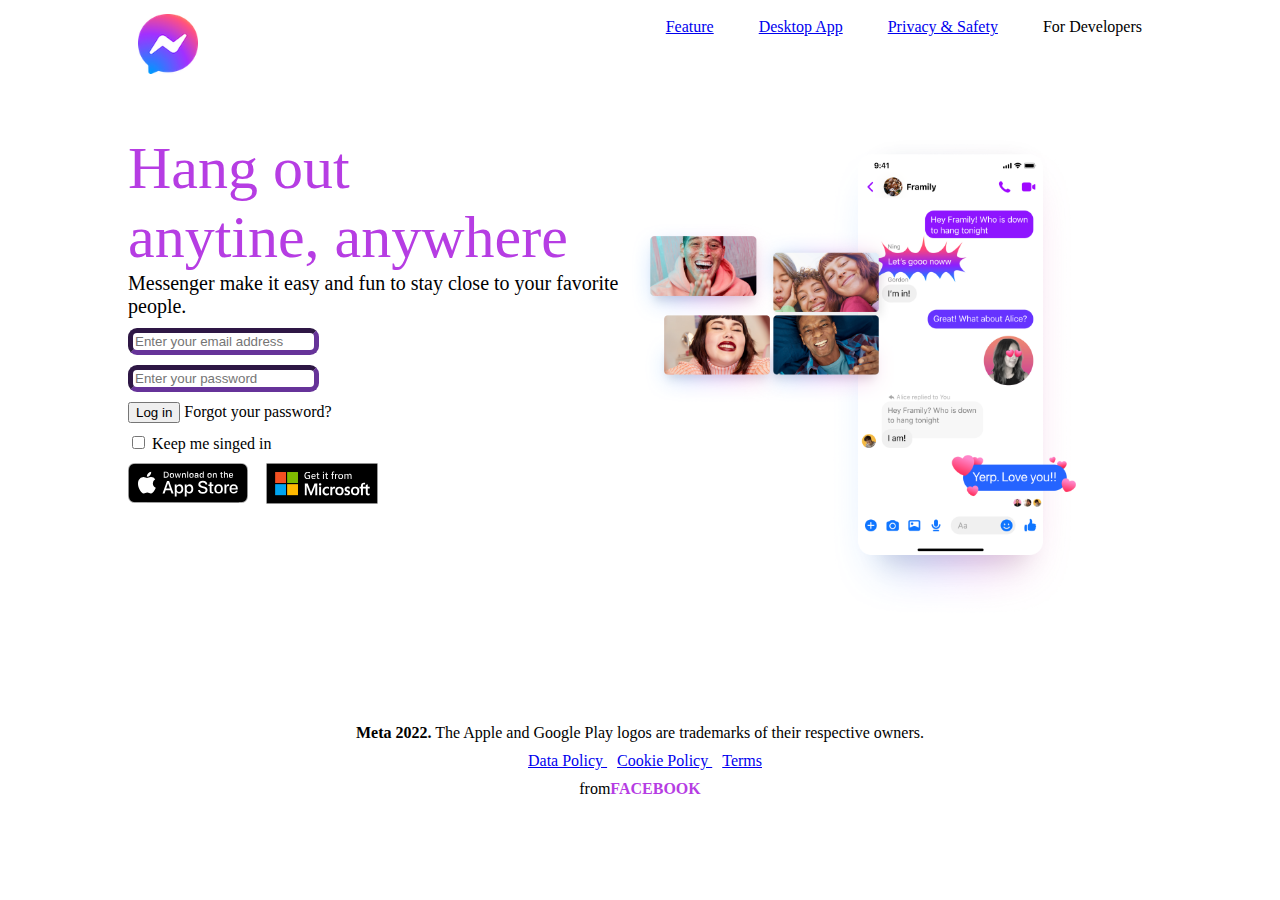
<file: messenger/index.html>
<!DOCTYPE html>
<html>
    <head>
        <title>
            messenger
        </title>
        <link rel="stylesheet" href="style.css"/>
        <link href="https://cdn.jsdelivr.net/npm/bootstrap@5.1.3/dist/css/bootstrap.min.css" rel="stylesheet" integrity="sha384-1BmE4kWBq78iYhFldvKuhfTAU6auU8tT94WrHftjDbrCEXSU1oBoqyl2QvZ6jIW3" crossorigin="anonymous">
    </head>

    <body>
        <div class="maincontainer">
            <!--header-->
            <div class="header">
                <div class="headericon">
                    <img src="messengerphoto.png"  class="icon"/>
                </div>
                <div class="rightheader">
                    <a href="https://www.messenger.com/features" class="hditem">
                    Feature
                    </a>
                    <a href="https://www.messenger.com/desktop" class="hditem">
                        Desktop App
                    </a>
                    <a href="https://www.messenger.com/privacy" class="hditem">
                        Privacy & Safety
                    </a>
                    <a herf="https://developers.facebook.com/products/messenger/" class="hditem">
                        For Developers
                    </a>
                </div>
            </div>

            <!--section-->
            <div class="container">
                <div class="left">
                    <div style="color: #B63DE3" class="hangout">
                        <span>Hang out<br/> anytine, anywhere</span>
                    </div>
                    <div class="Messengertext mg-bt">
                        Messenger make it easy and fun to stay close to your favorite people.
                    </div>

                    <div class="form mg-bt">
                        <div class="input mg-bt">
                            <input type="text" class="" placeholder="Enter your email address"/>
                        </div>
                        
                        <div class="input mg-bt">
                            <input type="password" class="" placeholder="Enter your password"/>
                        </div>
                        
                        
                        <div class="mg-bt">
                            <button type="button" class="btn btn-success">
                                Log in
                        </button>
                        
                        <a>
                            Forgot your password?
                        </a>
                        </div>
                        
                        
                        <input type="checkbox"/>
                        
                        
                        <span>Keep me singed in</span>
                    </div>
                    
                    
                    
                    <div class="appstore">
                        <div class="appstoreimg appleimg">
                            <img src="./icons/appstore.svg"/>
                        </div>
        
                        <div class="appstoreimg microsoftimg">
                            <img src="./icons/microsoft.svg"/>
                        </div>
                        
                    </div>
                </div>
                
                <div class="right">
                    <img src="icons/adphoto.png" class="rightimg">
                </div>
                
            </div>

            <!--footer-->
            <footer>      
                <div class="mg-bt">
                    <b>Meta 2022.</b>
                    <span>
                        The Apple and Google Play logos are trademarks of their respective owners.
                    </span>
                </div>
                <div class="ftitems mg-bt">
                    <a href="https://www.facebook.com/privacy/explanation" class="ftitem">
                        Data Policy
                    </a>
                    <a href="https://messenger.com/policy/cookies" class="ftitem">
                        Cookie Policy
                    </a>
                    <a href="https://www.facebook.com/policies/?ref=pf" class="ftitem">
                        Terms
                    </a>
                </div>
                <div>

                </div>
                <div>
                    <span>from</span><b style="color: #B63DE3;">FACEBOOK</b>
                </div>
            </footer>
        </div>
    </body>
</html>
</file>
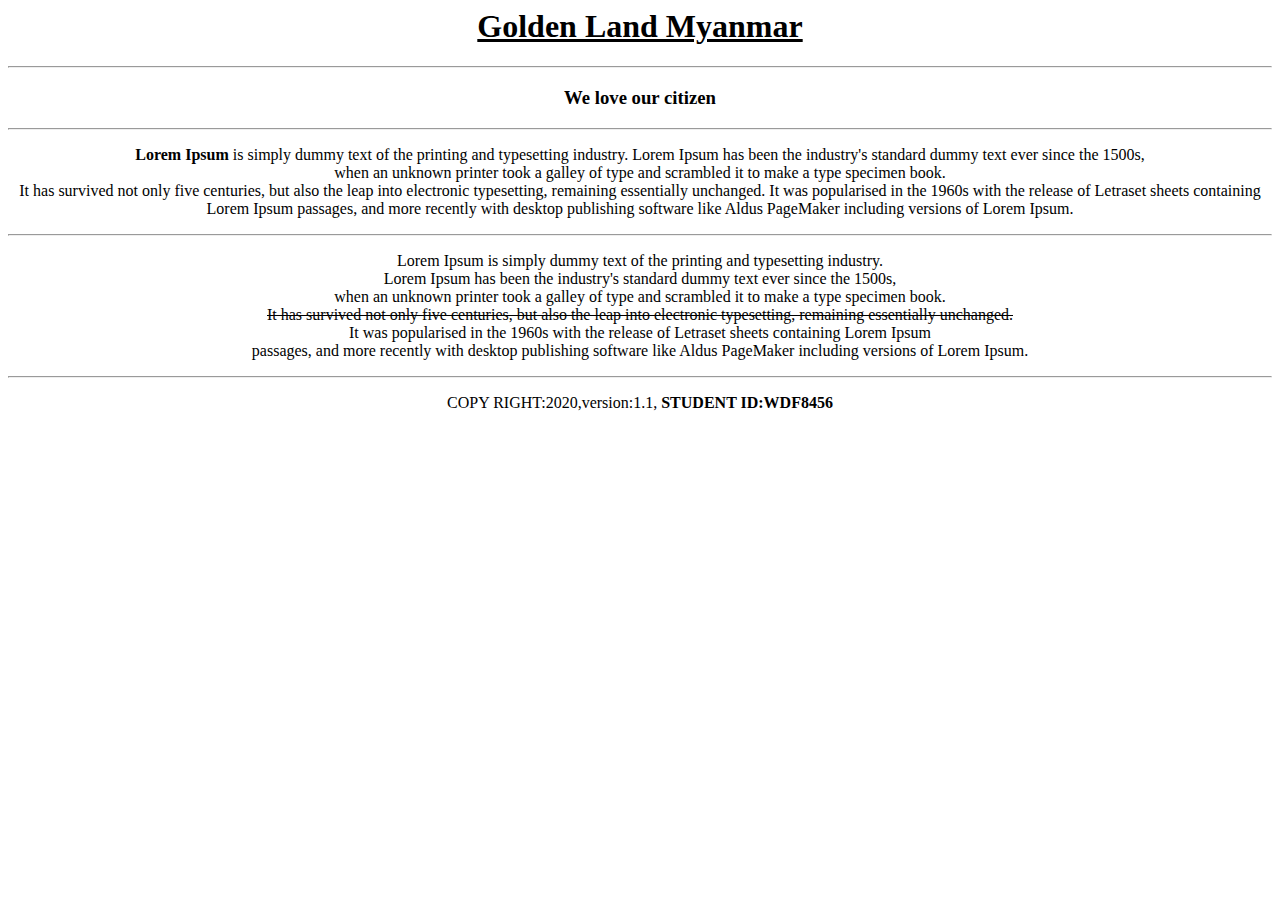
<file: wdfbatch8/myhomework/index.html>
<html>
    <head>
        <title>
            My Home Work
        </title>
    </head>
    <body>
        <u>
            <h1 align="center">
            Golden Land Myanmar
            </h1>
        </u>
        <hr/>
        <h3 align="center">
            We love our citizen
        </h3>
        <hr/>
        <p align="center">
            <b>Lorem Ipsum</b> is simply dummy text of the printing and typesetting industry. Lorem Ipsum has been the industry's standard dummy text ever since the 1500s,<br/> when an unknown printer took a galley of type and scrambled it to make a type specimen book.<br/> It has survived not only five centuries, but also the leap into electronic typesetting, remaining essentially unchanged. It was popularised in the 1960s with the release of Letraset sheets containing Lorem Ipsum passages, and more recently with desktop publishing software like Aldus PageMaker including versions of Lorem Ipsum.
        </p>
        <hr/>
        <div width="300px";>
            <p align="center";>
            Lorem Ipsum is simply dummy text of the printing and typesetting industry.<br/> Lorem Ipsum has been the industry's standard dummy text ever since the 1500s,<br/> when an unknown printer took a galley of type and scrambled it to make a type specimen book.<br/><del>It has survived not only five centuries, but also the leap into electronic typesetting, remaining essentially unchanged.</del><br/> It was popularised in the 1960s with the release of Letraset sheets containing Lorem Ipsum<br/> passages, and more recently with desktop publishing software like Aldus PageMaker including versions of Lorem Ipsum.
            </p>
        </div>
        <hr/>
        
        <p align="center">
            <span>COPY RIGHT:2020,version:1.1,</span>
        <b>
            <span>STUDENT ID:WDF8456</span>
        </b>
        </p>
    </body>
</html>
</file>
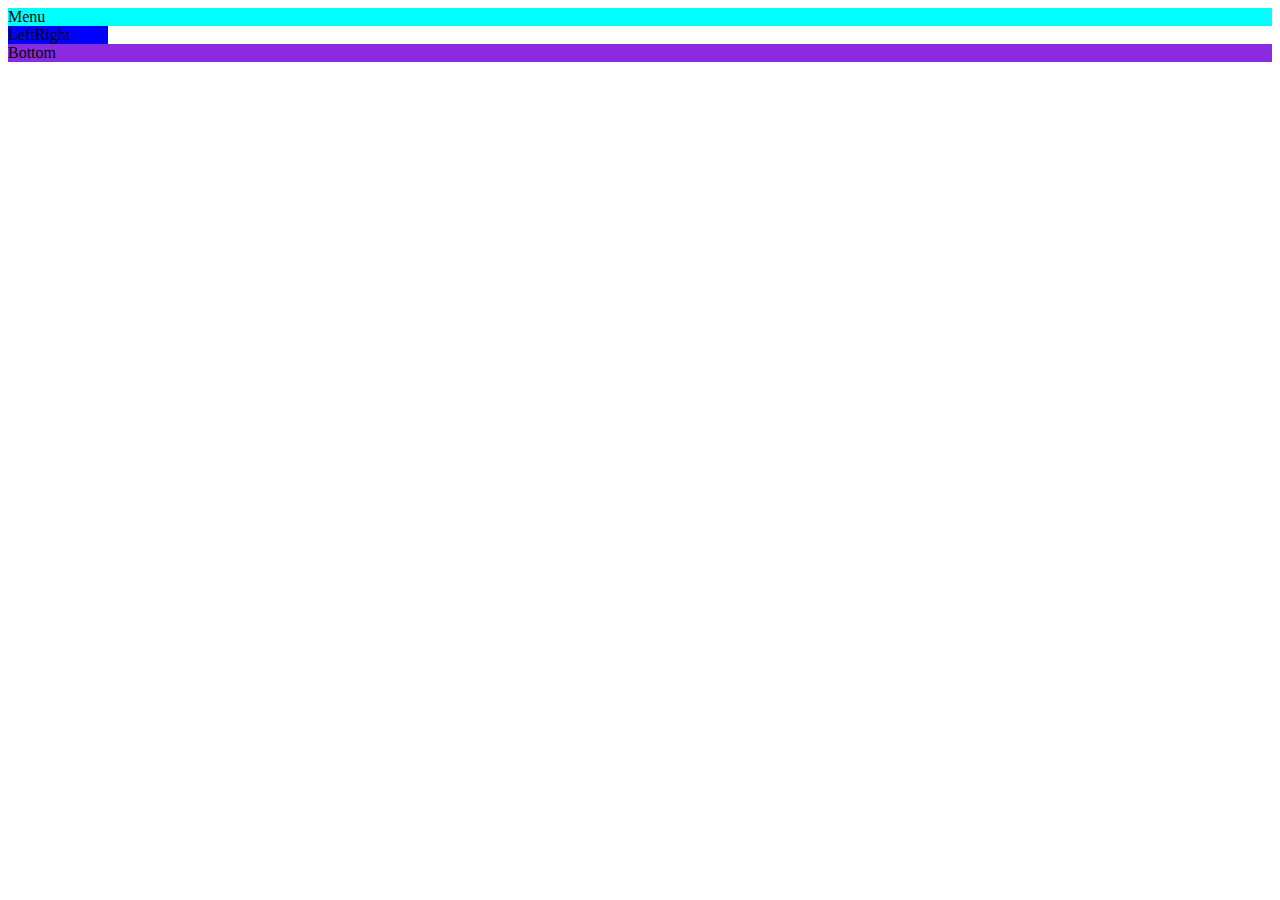
<file: messenger/messenger.html>
<html>
    <head>
        <title>Messenger</title>
        <link rel="stylesheet" href="messenger.css" />
    </head>
    <body>
        <div class="header">Menu</div>
        <div class="container">
            <div class="leftcontainer">Left</div>
            <div class="rightcontainer">Right</div>
        </div>
        <div class="footer">Bottom</div>
    </body>
</html>
</file>
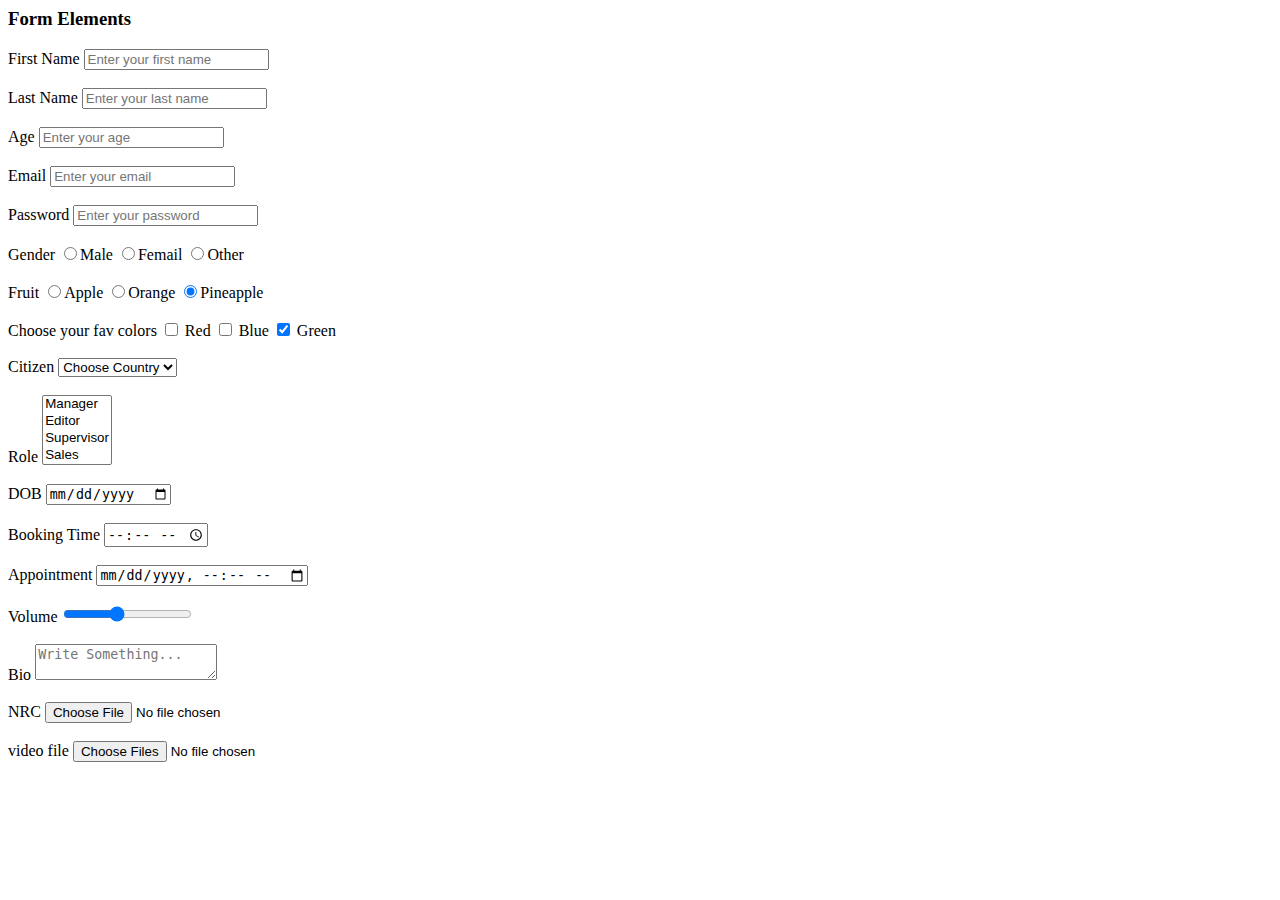
<file: wdfbatch8/l10formelements.html>
<html>
    <head>
        <title>
            Form Elements
        </title>
    </head>
    <body>
        <h3>Form Elements</h3>
        
        <form action="" method="">
            
            <label for="firstname">First Name</label>
            <input type="text" name="php" id="firstname" class="name" placeholder="Enter your first name" />

            <br/><br/>

            <label for="lastname">Last Name</label>
            <input type="text" name="lastname" id="firstnamme" class="name" placeholder="Enter your last name" />
            
            <br/><br/>

            <label>Age</label>
            <input type="number" name="age" id="age" placeholder="Enter your age" /> 

            <br/><br/>

            <label for="email">Email</label>
            <input type="email" name="email" id="email" placeholder="Enter your email" />

            <br/><br/>

            <label>Password</label>
            <input type="password" name="password" id="password" placeholder="Enter your password" />

            <br/><br/>
            <!--click နှိပ်ရင် value ထည့်ပေးရမ-->
            <label>Gender</label>
            <input type="radio" name="gender" id="genderm" class="" value="1"/><label for="genderm">Male</label>
            <input type="radio" name="gender" id="genderf" class="" value="2"/><label for="genderf">Femail</label>
            <input type="radio" name="gender" id="gendero" class="" value="3"/><label for="gendero">Other</label>

            <br><br/>

            <label>Fruit</label>
            <input type="radio" name="fruit" id="apple" class="" value="1"/><label for="apple">Apple</label>
            <input type="radio" name="fruit" id="orange" class=""/><label for="orange">Orange</label>
            <input type="radio" name="fruit" id="pineapple" class=""checked/><label for="pineapple">Pineapple</label>

            <br><br/>

            <label>Choose your fav colors</label>
            <input type="checkbox" name="color" id="red" class="" value="1" /> <label for="red">Red</label>
            <input type="checkbox" name="color" id="blue" class="" value="2" /> <label for="blue">Blue</label>
            <input type="checkbox" name="color" id="green" class="" value="3" checked /> <label for="green">Green</label>

            <br><br>

            <label for="country">Citizen</label>
            <select name="country" id="country" class="">
                <option selected disabled>Choose Country</option>
                <option value="mm">Myanmar</option>
                <option value="th">Thailand</option>
                <option value="php">Philippine</option>
                <option value="indo">Indonesia</option>
                <option slk>Srilanka</option>
            </select>

            <br/><br/>

            <lebe for="role">Role</lebe>
            <select name="role" id="role" class="" multiple>
                <option value="1">Manager</option>
                <option value="2">Editor</option>
                <option value="3">Supervisor</option>
                <option value="4">Sales</option>
            </select>

            <br/><br/>

            <lebel for="dob">DOB</lebel>
            <input type="date" name="dob" id="dob" class="" />

            <br/><br/>

            <level for="bok">Booking Time</level>
            <input type="time" name="bok" id="bok" class="" />

            <br/><br/>


            <lebel for="apt">Appointment</lebel>
            <input type="datetime-local" name="apt" id="apt" class="" />

            <br><br/>

            <lebel for="vol">Volume</lebel>
            <input type="range" name="vol" id="vol" class="" value="40" min="0" max="100" step="10"/>

            <br/><br/>

            <lebel for="bio">Bio</lebel>
            <textarea name="bio" id="bio" class="" placeholder="Write Something..." ></textarea>


            <br/><br/>

            <lebel for="nrc">NRC</lebel>
            <input type="file" name="nrc" id="nrc" class="" />

            <br/><br/>

            <lebel for="vdo">video file</lebel>
            <input type="file" name="vdo" id="vdo" class="" multiple />

            <br/><br/>

            


        </form>


    
    </body>
</html>


<!--stan alone attribute= selected/disabled/checked-->
</file>
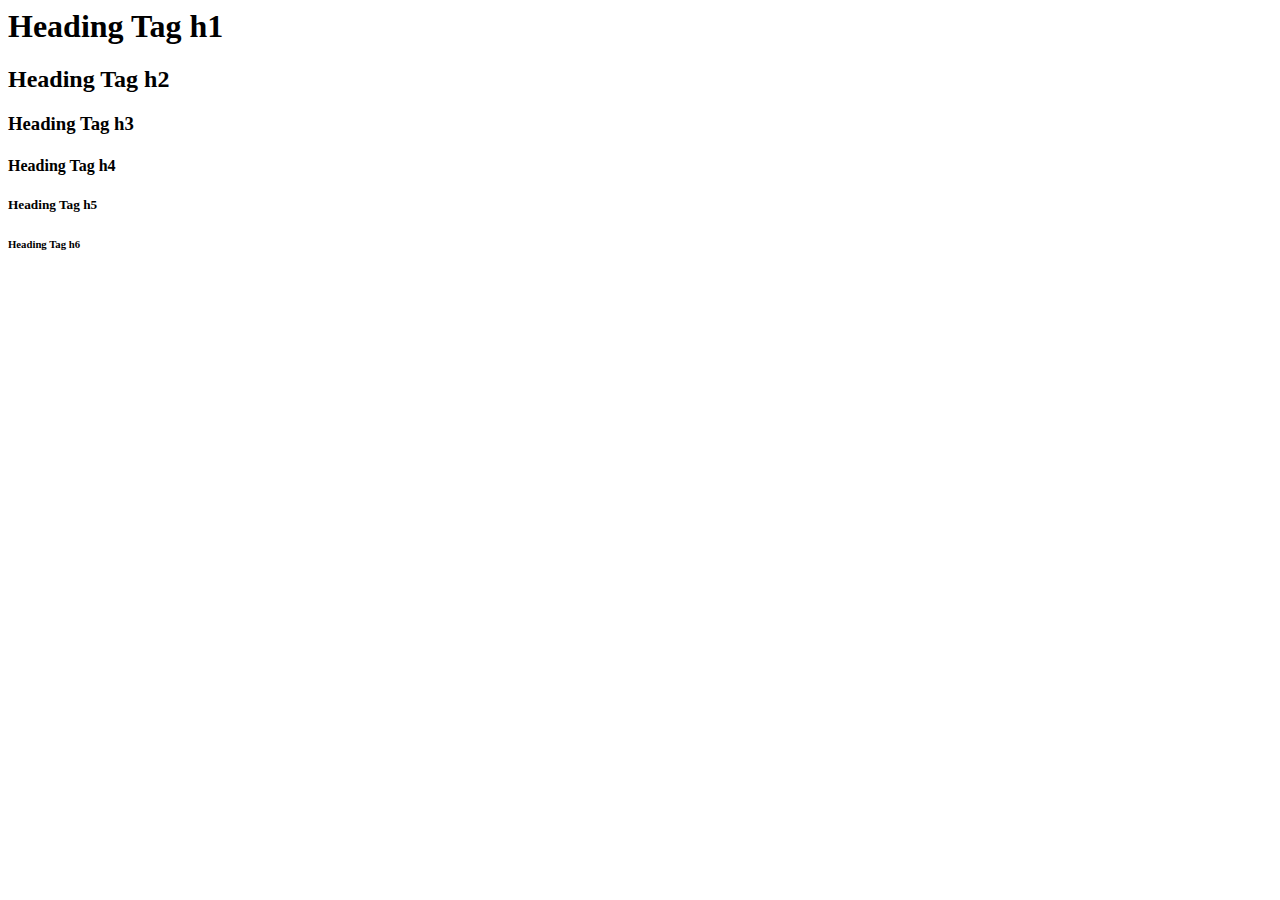
<file: wdfbatch8/l1headingtag.html>
<html>
 <head>
 	<title>Heading Tag</title>
 </head>
  <body>
 	<h1>Heading Tag h1</h1>
 	<h2>Heading Tag h2</h2>
 	<h3>Heading Tag h3</h3>
 	<h4>Heading Tag h4</h4>
 	<h5>Heading Tag h5</h5>
 	<h6>Heading Tag h6</h6>

  </body>
 <fotter></fotter>
</html>
</file>
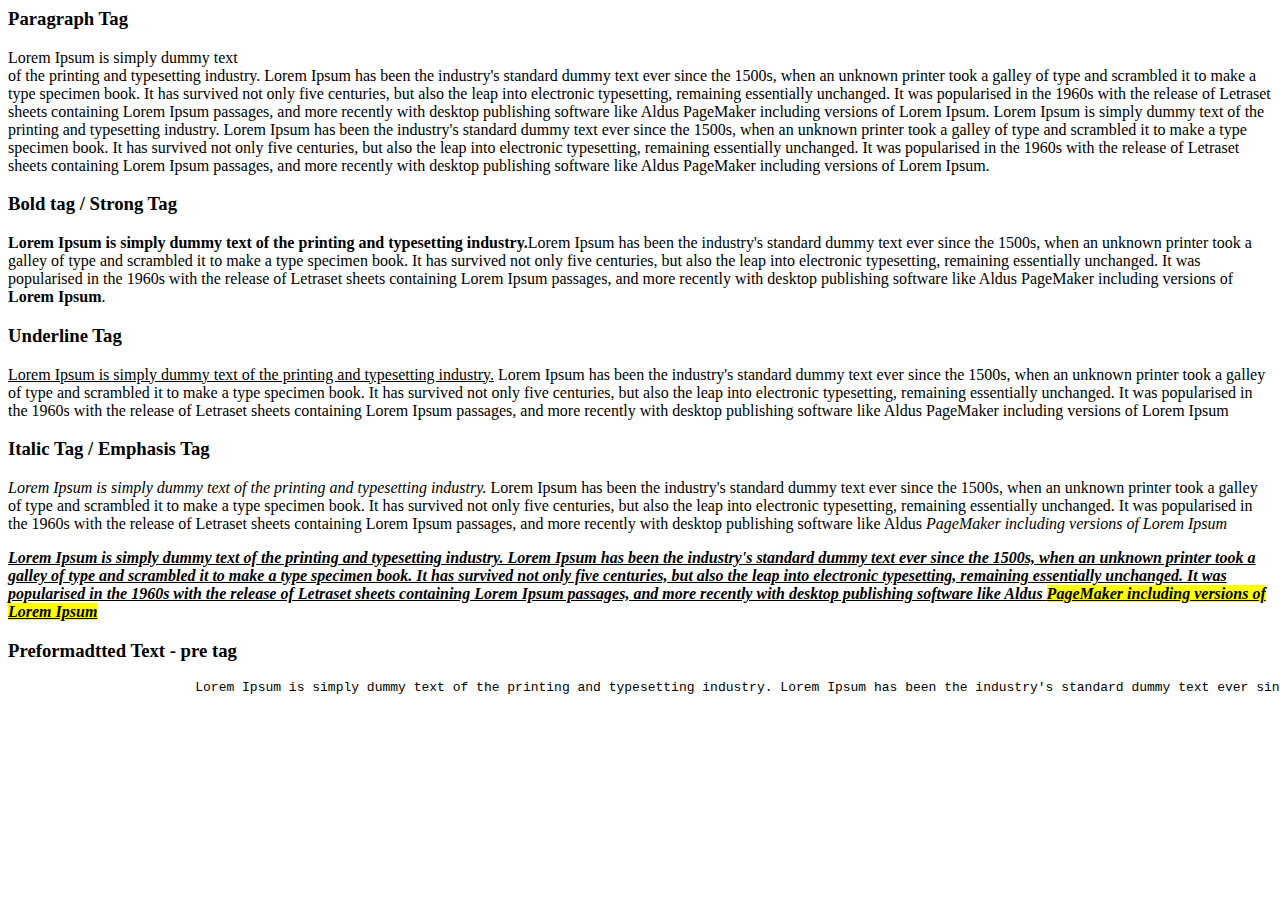
<file: wdfbatch8/l2paragraphtag.html>
<html>
	<head>
		<title>Paragraph Tag</title>
	</head>
	<body>
		<h3>Paragraph Tag</h3>	
		<p>
			<!--This is first paragraph-->
			Lorem Ipsum is simply dummy text <br/> of the printing and typesetting industry. Lorem Ipsum has been the industry's standard dummy text ever since the 1500s, when an unknown printer took a galley of type and scrambled it to make a type specimen book. It has survived not only five centuries, but also the leap into electronic typesetting, remaining essentially unchanged. It was popularised in the 1960s with the release of Letraset sheets containing Lorem Ipsum passages, and more recently with desktop publishing software like Aldus PageMaker including versions of Lorem Ipsum.
 			<!--This is second paragraph-->
			Lorem Ipsum is simply dummy text of the printing and typesetting industry. Lorem Ipsum has been the industry's standard dummy text ever since the 1500s, when an unknown printer took a galley of type and scrambled it to make a type specimen book. It has survived not only five centuries, but also the leap into electronic typesetting, remaining essentially unchanged. It was popularised in the 1960s with the release of Letraset sheets containing Lorem Ipsum passages, and more recently with desktop publishing software like Aldus PageMaker including versions of Lorem Ipsum.
		</p>
		<!--bold tag=<b></b> or <strong></strong>-->
		<h3>Bold tag / Strong Tag</h3>
		<p>
			<b>Lorem Ipsum is simply dummy text of the printing and typesetting industry.</b>Lorem Ipsum has been the industry's standard dummy text ever since the 1500s, when an unknown printer took a galley of type and scrambled it to make a type specimen book. It has survived not only five centuries, but also the leap into electronic typesetting, remaining essentially unchanged. It was popularised in the 1960s with the release of Letraset sheets containing Lorem Ipsum passages, and more recently with desktop publishing software like Aldus PageMaker including versions of <strong>Lorem Ipsum</strong>.
		</p>
        <!--underline tag=<u></u>-->
		<h3>Underline Tag</h3>
		<p>
			<u>Lorem Ipsum is simply dummy text of the printing and typesetting industry.</u> Lorem Ipsum has been the industry's standard dummy text ever since the 1500s, when an unknown printer took a galley of type and scrambled it to make a type specimen book. It has survived not only five centuries, but also the leap into electronic typesetting, remaining essentially unchanged. It was popularised in the 1960s with the release of Letraset sheets containing Lorem Ipsum passages, and more recently with desktop publishing software like Aldus PageMaker including versions of Lorem Ipsum
		</p>

		<!--Italic Tag=<i></i> or <em></em>-->
		<h3>Italic Tag / Emphasis Tag</h3>
		<p>
			<i>Lorem Ipsum is simply dummy text of the printing and typesetting industry.</i> Lorem Ipsum has been the industry's standard dummy text ever since the 1500s, when an unknown printer took a galley of type and scrambled it to make a type specimen book. It has survived not only five centuries, but also the leap into electronic typesetting, remaining essentially unchanged. It was popularised in the 1960s with the release of Letraset sheets containing Lorem Ipsum passages, and more recently with desktop publishing software like Aldus <em>PageMaker including versions of Lorem Ipsum</em>
		</p>
		<p>
			<b><u><i>Lorem Ipsum is simply dummy text of the printing and typesetting industry. Lorem Ipsum has been the industry's standard dummy text ever since the 1500s, when an unknown printer took a galley of type and scrambled it to make a type specimen book. It has survived not only five centuries, but also the leap into electronic typesetting, remaining essentially unchanged. It was popularised in the 1960s with the release of Letraset sheets containing Lorem Ipsum passages, and more recently with desktop publishing software like Aldus <mark>PageMaker including versions of Lorem Ipsum</mark></i></u></b>
		</p>

		<h3>Preformadtted Text - pre tag</h3>

		<pre>
			Lorem Ipsum is simply dummy text of the printing and typesetting industry. Lorem Ipsum has been the industry's standard dummy text ever since the 1500s, when an unknown printer took a galley of type and scrambled it to make a type specimen book. It has survived not only five centuries, but also the leap into electronic typesetting, remaining essentially unchanged. It was popularised in the 1960s with the release of Letraset sheets containing Lorem Ipsum passages, and more recently with desktop publishing software like Aldus PageMaker including versions of Lorem Ipsum
		</pre>
	</body>
</html>






<!--comments
Single Line Comment
Multi Line Comment-->


<!--Tag
Elements
(1)Inline Elements
(2)Block Elements-->
</file>
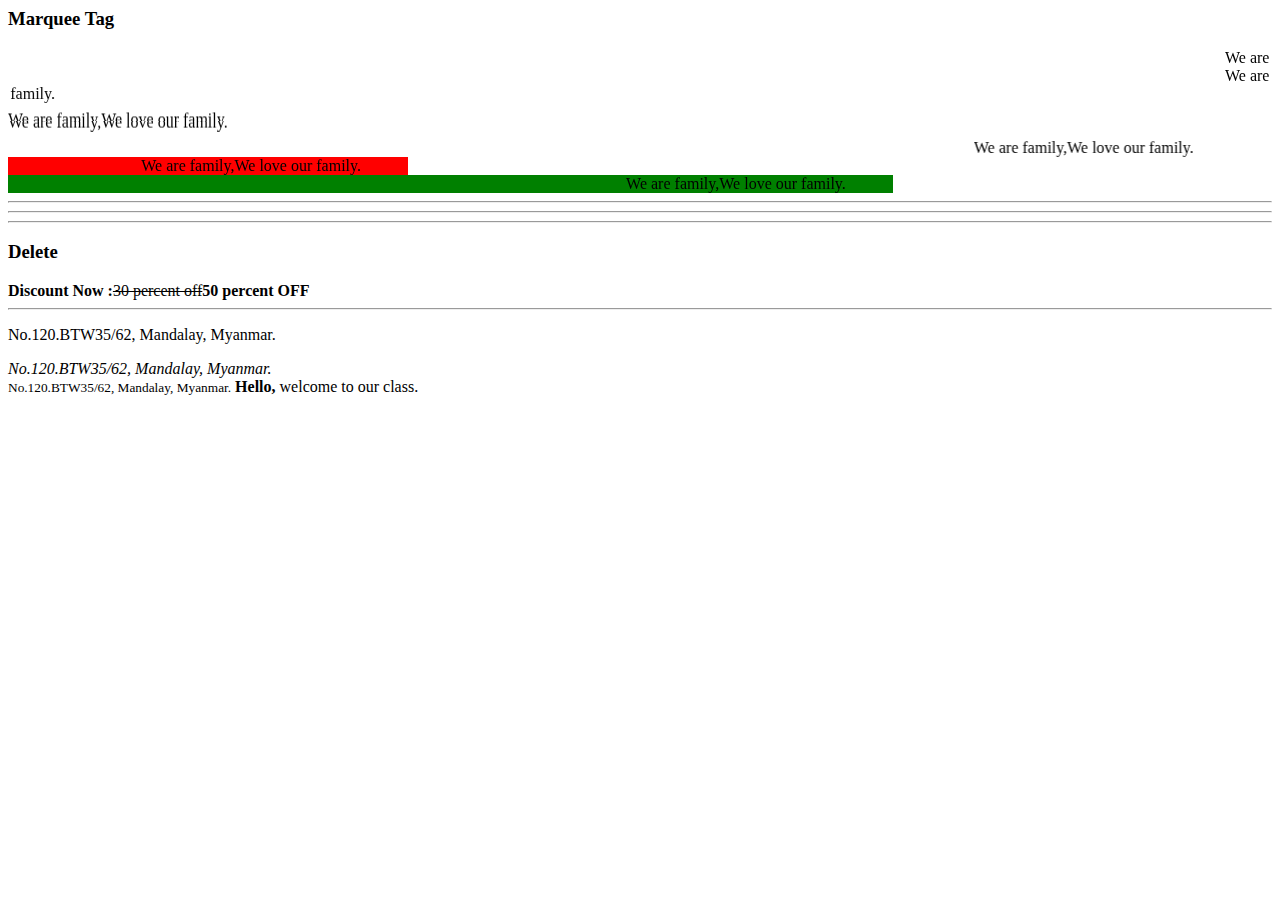
<file: wdfbatch8/l3marqueetag.html>
<html>
	<head>
		<title>Marquee Tag</title>
	</head>

	<body>
		<h3>Marquee Tag</h3>
		<marquee>
			We are family,We love our family.
		</marquee>
		<marquee direction="left">
			We are family,We love our family.
		</marquee>
		<marquee direction="right">
			We are family,We love our family.
		</marquee>
		<marquee direction="up">
			We are family,We love our family.
		</marquee>
		<marquee direction="down">
			We are family,We love our family.
		</marquee>
		<marquee direction="left" scrollamount="10" behavior="alternate">
			We are family,We love our family.
		</marquee>
		<marquee direction="left" behavior="alternate" width="400px" bgcolor="red">
			We are family,We love our family.
		</marquee>
		<marquee direction="left" behavior="alternate" width="70%
		" bgcolor="green">
			We are family,We love our family.
		</marquee>
		<hr/><hr/><hr/>

		<h3>Delete</h3>
		<b>Discount Now :</b><del>30 percent off</del><b>50 percent OFF</b>

		<hr/>
		<p>No.120.BTW35/62, Mandalay, Myanmar.</p>
		<address>No.120.BTW35/62, Mandalay, Myanmar.</address>
		<small>No.120.BTW35/62, Mandalay, Myanmar.</small>

			<!--<span></span>-->
		<b>Hello,</b> <span>welcome to our class.</span>


	</body>
</html>
</file>
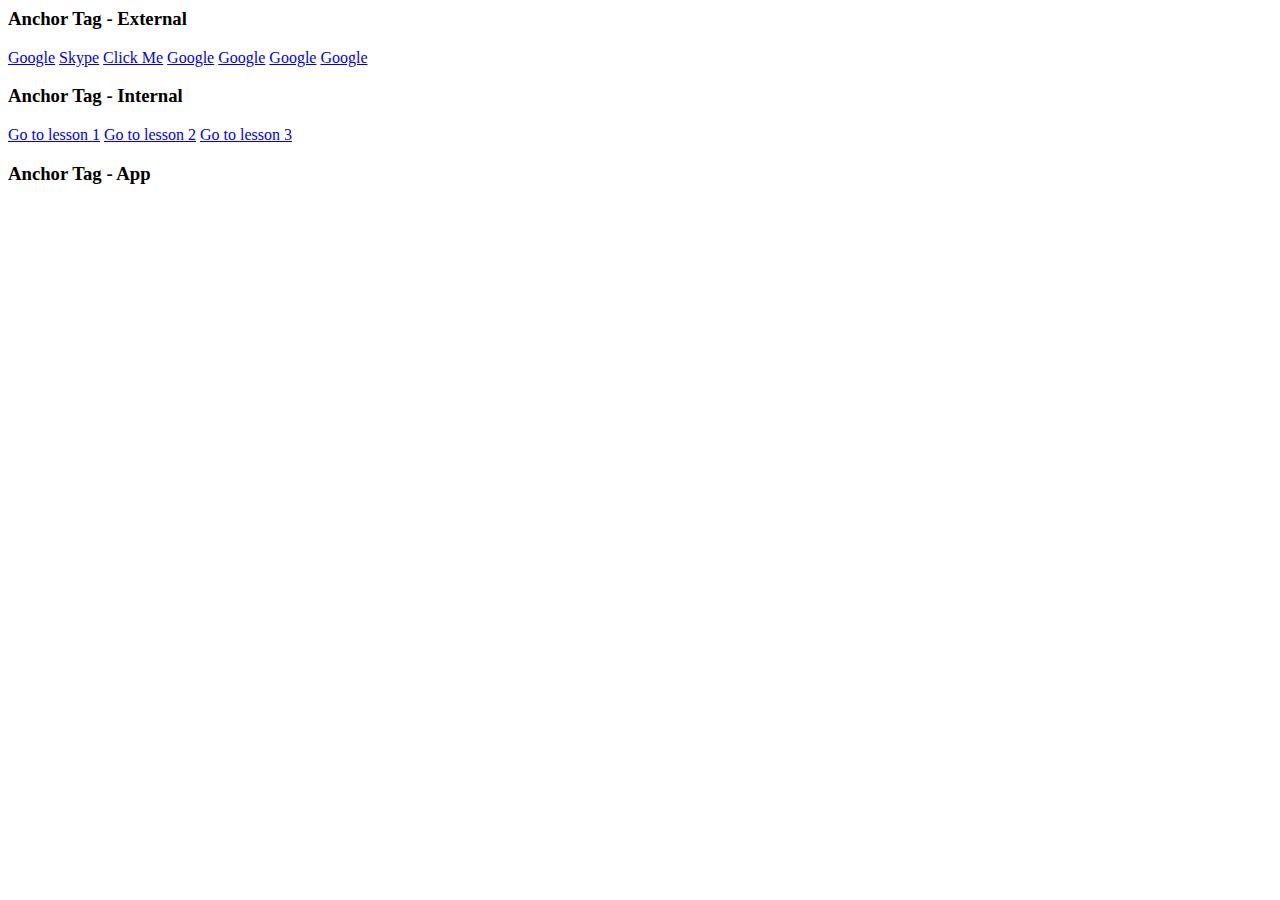
<file: wdfbatch8/l4anchortag.html>
<html>
	<head>
		<title>Anchor Tag</title>
	</head>
	<body>
		<h3>Anchor Tag - External</h3>
			<a href="https://www.google.com">Google</a>
			<a href="https://skype.com">Skype</a>
			<a href="#">Click Me</a>

			<a href="https://www.google.com" target="_blank">Google</a>
			<a href="https://www.google.com" target="_self">Google</a>
			<a href="https://www.google.com" target="_parent">Google</a>
			<a href="https://www.google.com" target="_top">Google</a>
		<h3>Anchor Tag - Internal</h3>
		<a href="l1headingtag.html">Go to lesson 1</a>

		<!-- ./=samefolder (or) start from here -->
		<a href="./l2paragraphtag.html" target="_blank">Go to lesson 2</a>
		<a href="l3marqueetag.html">Go to lesson 3</a>

		
		<h3>Anchor Tag - App</h3>
	</body>
</html>
</file>
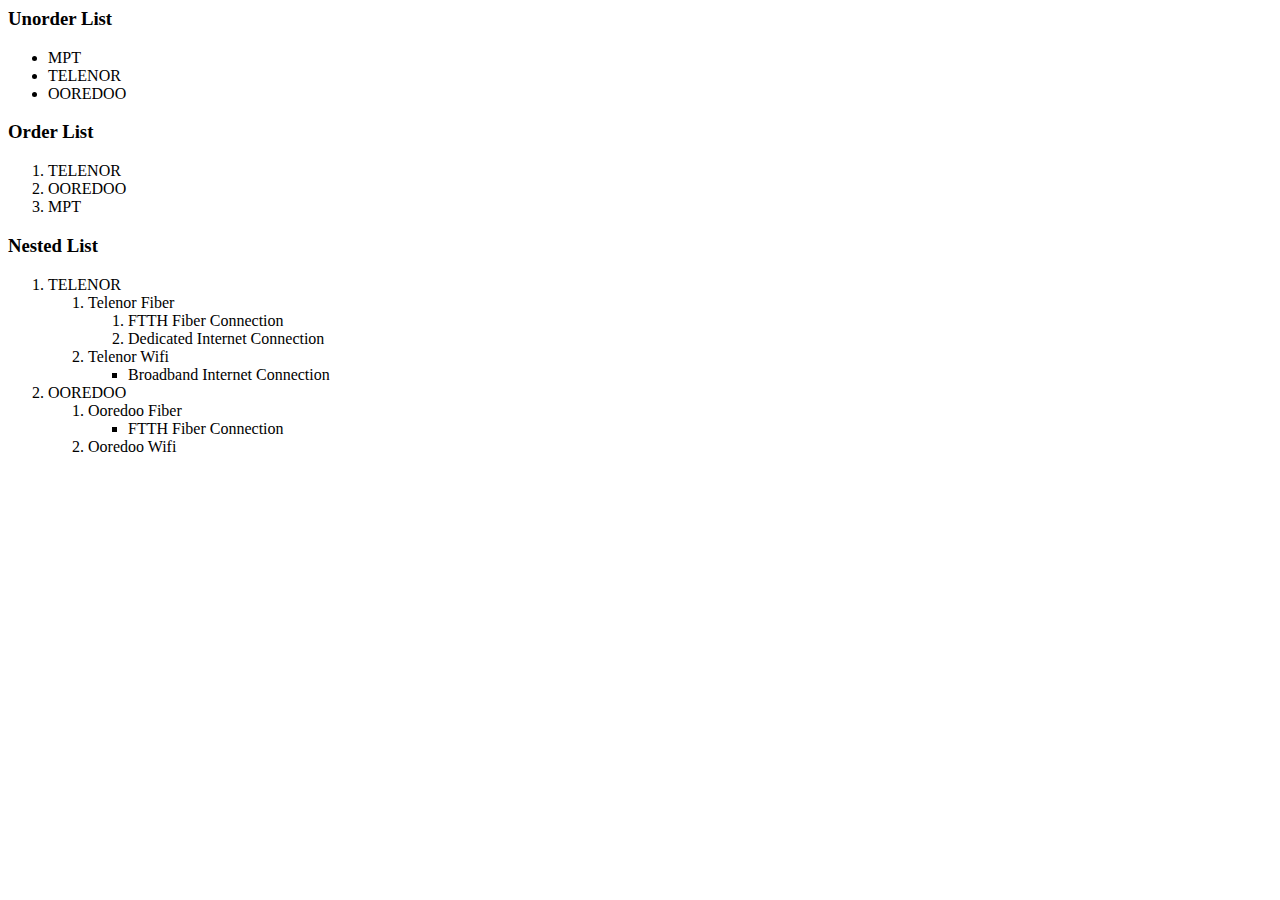
<file: wdfbatch8/l5liststyle.html>
<html>
    <head>
        <title>
        List Style
        </title>
    </head>
    <body>
       <h3>
       Unorder List
       </h3> 
       
       <ul>
           <li>MPT</li>
           <li>TELENOR</li>
           <li>OOREDOO</li>
           
           
       </ul>
       
       <h3>
           Order List
       </h3>
       
       <ol>
               <li>TELENOR</li>
               <li>OOREDOO</li>
               <li>MPT</li>
       </ol>
       
       <h3>
           Nested List
       </h3>
       
       <ol>
           <li>TELENOR
               <ol>
                   <li>
                       Telenor Fiber
                        <ol>
                            <li>
                                FTTH Fiber Connection
                            </li>
                            <li>
                                Dedicated Internet Connection
                            </li>
                        </ol>
                   </li>
                   <li>
                       Telenor Wifi
                        <ul>
                            <li>
                                Broadband Internet Connection
                            </li>
                        </ul>
                   </li>
               </ol>
           
           </li>
           
           <li>OOREDOO
               <ol>
                   <li>
                       Ooredoo Fiber
                       <ul>
                           <li>
                               FTTH Fiber Connection
                           </li>
                       </ul>
                   </li>
                   <li>
                       Ooredoo Wifi
                   </li>
               </ol>
           
           </li>
           
       </ol>
       
    </body>
</html>
</file>
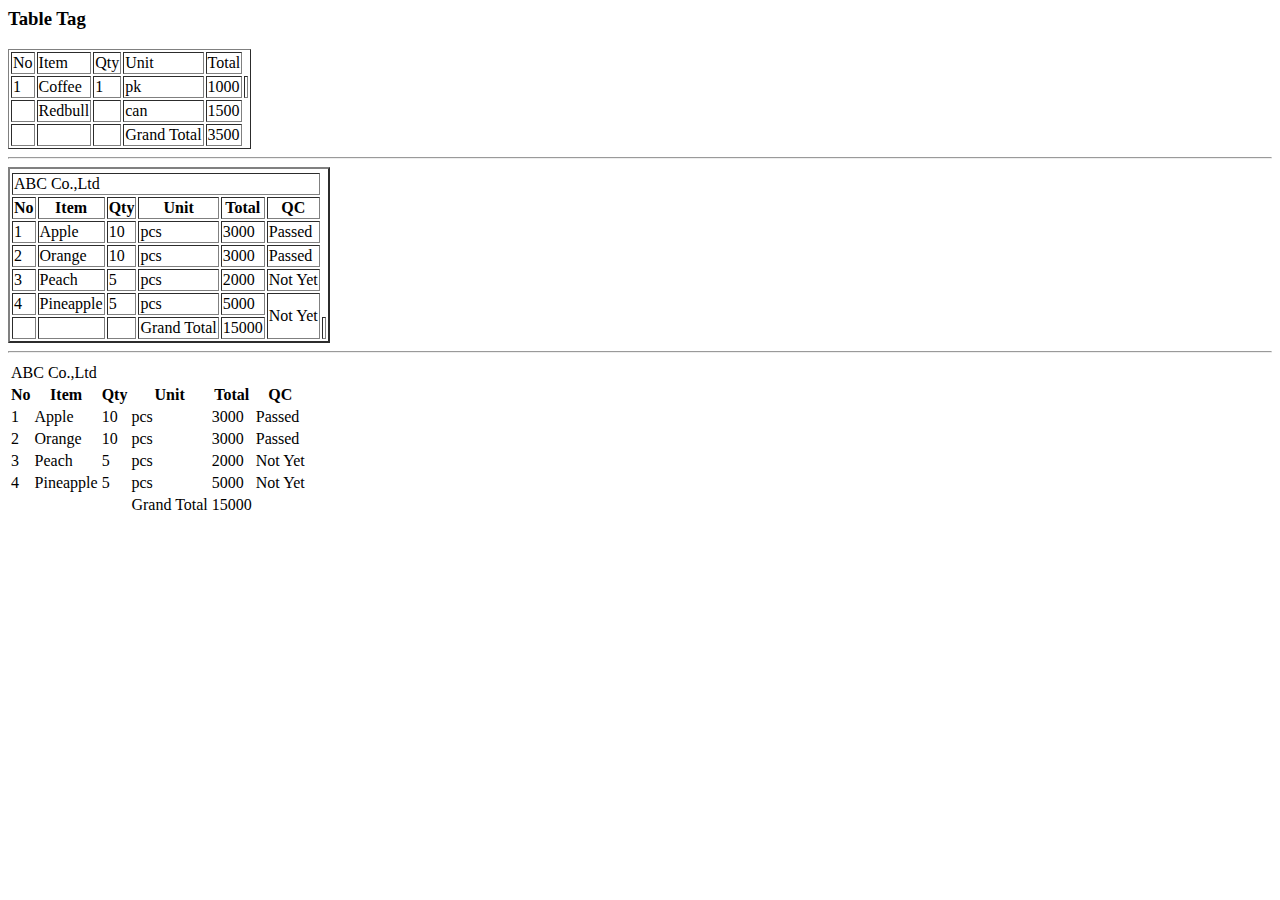
<file: wdfbatch8/l7tabletag.html>
<html>
<head>
	<title>Table Tag</title>
</head>
<body>
	<h3>
		Table Tag
	</h3>
	<table border="1">
		<tr>
			<td>No</td>
			<td>Item</td>
			<td>Qty</td>
			<td>Unit</td>
			<td>Total</td>
		</tr>

		<tr>
			<td>1</td>
			<td>Coffee</td>
			<td>1</td>
			<td>pk</td>
			<td>1000<td>
		</tr>

		<tr>
			<td></td>
			<td>Redbull</td>
			<td></td>
			<td>can</td>
			<td>1500</td>
		</tr>

		<tr>
			<td></td>
			<td></td>
			<td></td>
			<td>Grand Total</td>
			<td>3500</td>
		</tr>

	</table>


	<hr/>

	<table border="2">
		<tr>
			<tr>
				<td colspan="6">ABC Co.,Ltd</td>
			</tr>
			<th>No</th>
			<th>Item</th>
			<th>Qty</th>
			<th>Unit</th>
			<th>Total</th>
			<th>QC</th>
		</tr>
		<tr>
			<td>1</td>
			<td>Apple</td>
			<td>10</td>
			<td>pcs</td>
			<td>3000</td>
			<td>Passed</td>
		</tr>
		<tr>
			<td>2</td>
			<td>Orange</td>
			<td>10</td>
			<td>pcs</td>
			<td>3000</td>
			<td>Passed</td>
		</tr>
		<tr>
			<td>3</td>
			<td>Peach</td>
			<td>5</td>
			<td>pcs</td>
			<td>2000</td>
			<td>Not Yet</td>
		</tr>
		<tr>
			<td>4</td>
			<td>Pineapple</td>
			<td>5</td>
			<td>pcs</td>
			<td>5000</td>
			<td rowspan="2">Not Yet</td>
		</tr>
		<tr>
			<td></td>
			<td></td>
			<td></td>
			<td>Grand Total</td>
			<td>15000</td>
			<td></td>
		</tr>
	</table>
</body>
</html>



<hr/>




<table>
	<thead>
		<tr>
				<td colspan="6">ABC Co.,Ltd</td>
			</tr>
			<th>No</th>
			<th>Item</th>
			<th>Qty</th>
			<th>Unit</th>
			<th>Total</th>
			<th>QC</th>
		</tr>
	</thead>	
		<tbody>
			<tr>
			<td>1</td>
			<td>Apple</td>
			<td>10</td>
			<td>pcs</td>
			<td>3000</td>
			<td>Passed</td>
		</tr>
		<tr>
			<td>2</td>
			<td>Orange</td>
			<td>10</td>
			<td>pcs</td>
			<td>3000</td>
			<td>Passed</td>
		</tr>
		<tr>
			<td>3</td>
			<td>Peach</td>
			<td>5</td>
			<td>pcs</td>
			<td>2000</td>
			<td>Not Yet</td>
		</tr>
		<tr>
			<td>4</td>
			<td>Pineapple</td>
			<td>5</td>
			<td>pcs</td>
			<td>5000</td>
			<td rowspan="2">Not Yet</td>
		</tr>
		</tbody>

		<tfoot>
			<td></td>
			<td></td>
			<td></td>
			<td>Grand Total</td>
			<td>15000</td>
			<td></td>
		</tr>
		</tfoot>
			
		
	
</table>

<!--  rowspan=""  row +-->
<!--  colspan=""  colum +-->
<!-- th=tableheading  -->
</file>
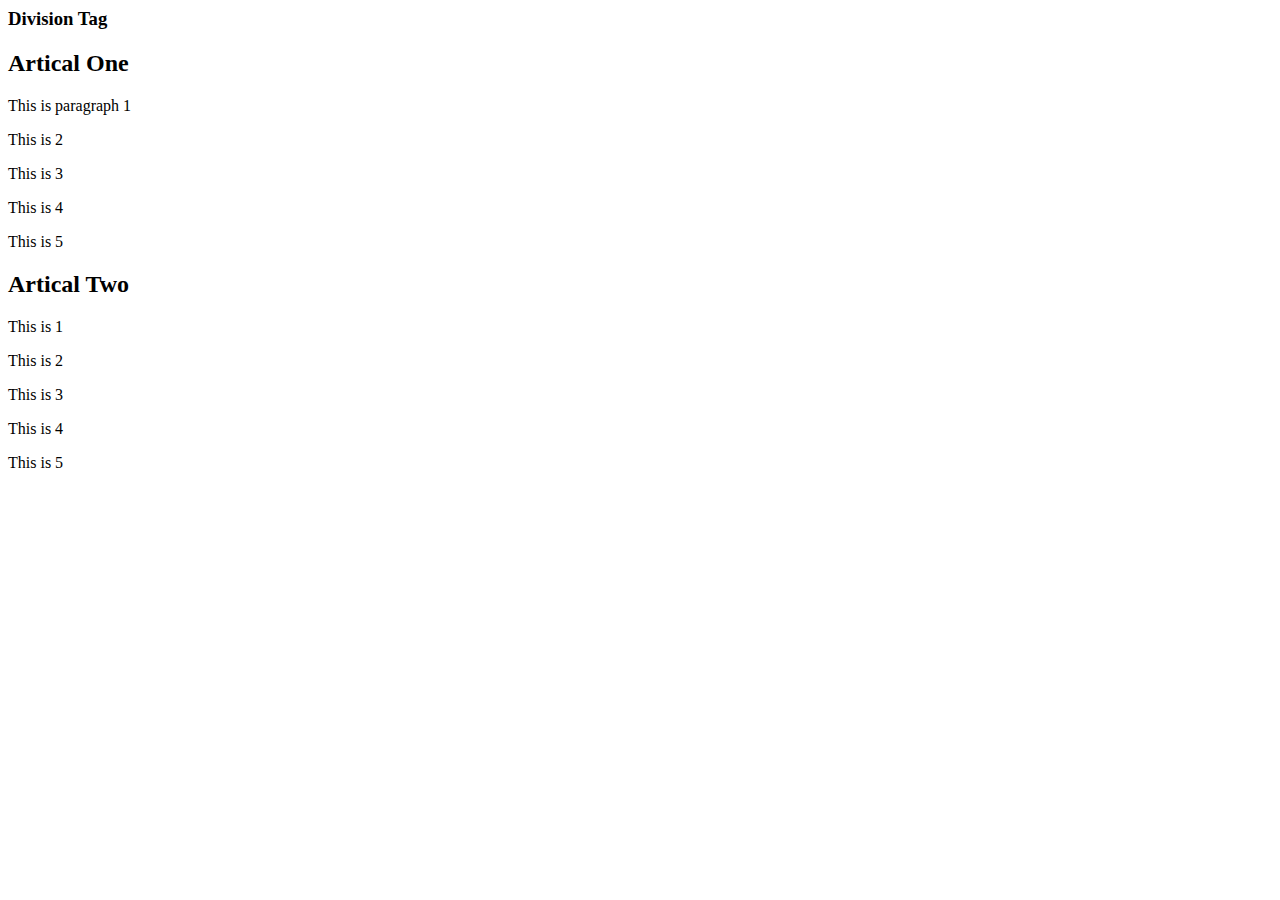
<file: wdfbatch8/l8divisiontag.html>
<html>
	<head>
		<title>
			Division Tag
		</title>
	</head>

	<body>
		<h3>
			Division Tag
		</h3>

		<div>
			<h2>Artical One</h2>
			<p>This is paragraph 1 </p>
			<p>This is 2</p>
			<p>This is 3</p>
			<p>This is 4</p>
			<p>This is 5</p>
		</div>

		<div>
			<h2>Artical Two</h2>
			<p>This is 1</p>
			<p>This is 2</p>
			<p>This is 3</p>
			<p>This is 4</p>
			<p>This is 5</p>
		</div>

	</body>
</html>

<!--Menu = <nav></nav>-->
<!--Banner = <section></section>-->
</file>
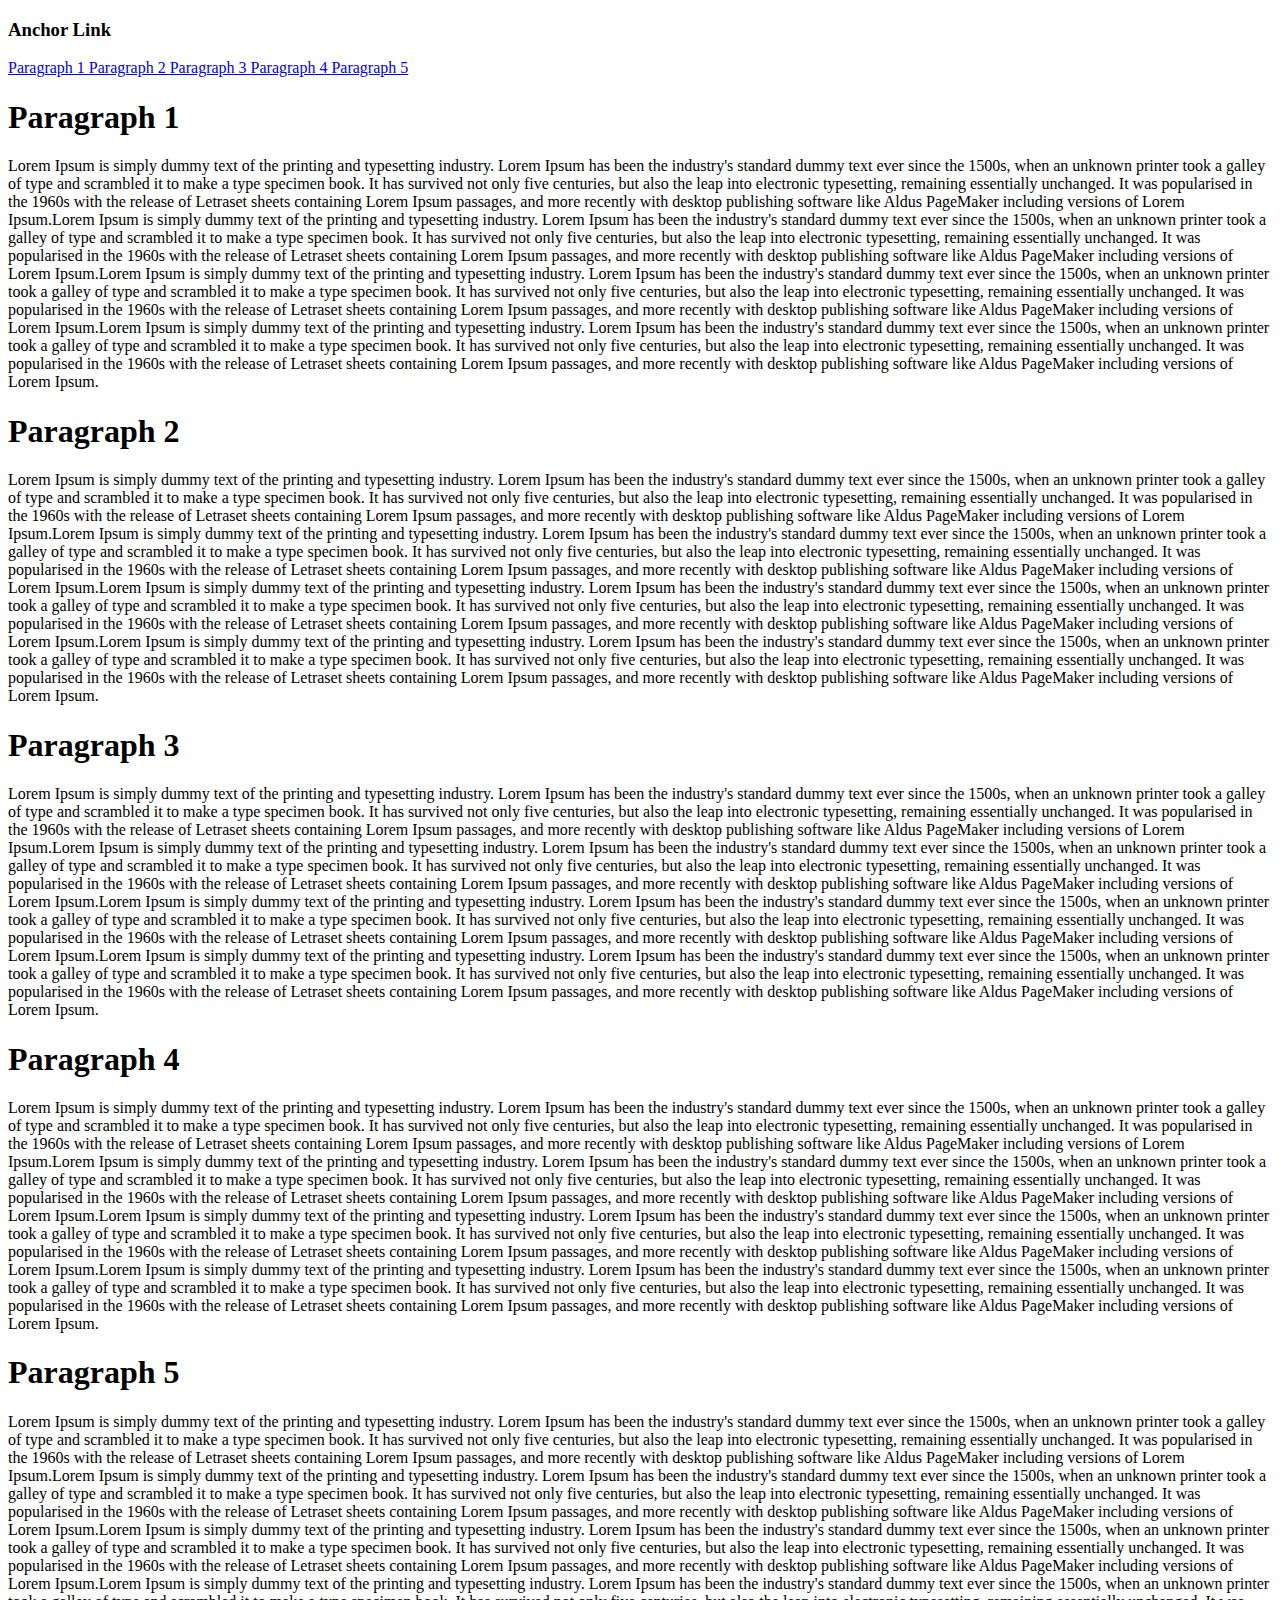
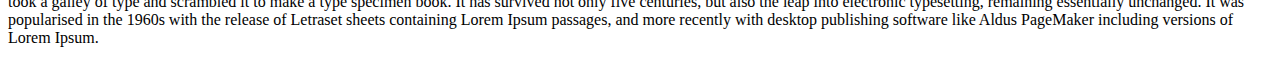
<file: wdfbatch8/l9anchorlink.html>
<!DOCTYPE html>
<html>
<head>
	<title>Anchor Link</title>
</head>
<body>
	<h3>Anchor Link</h3>

	<nav id="menu">
		<a href="p1">
			Paragraph 1
		</a>
		<a href="p2">
			Paragraph 2
		</a>
		<a href="p3">
			Paragraph 3
		</a>
		<a href="p4">
			Paragraph 4
		</a>
		<a href="p5">
			Paragraph 5
		</a>
	</nav>

	<div>
		<h1 id="p1">Paragraph 1</h1>
		<p>
			Lorem Ipsum is simply dummy text of the printing and typesetting industry. Lorem Ipsum has been the industry's standard dummy text ever since the 1500s, when an unknown printer took a galley of type and scrambled it to make a type specimen book. It has survived not only five centuries, but also the leap into electronic typesetting, remaining essentially unchanged. It was popularised in the 1960s with the release of Letraset sheets containing Lorem Ipsum passages, and more recently with desktop publishing software like Aldus PageMaker including versions of Lorem Ipsum.Lorem Ipsum is simply dummy text of the printing and typesetting industry. Lorem Ipsum has been the industry's standard dummy text ever since the 1500s, when an unknown printer took a galley of type and scrambled it to make a type specimen book. It has survived not only five centuries, but also the leap into electronic typesetting, remaining essentially unchanged. It was popularised in the 1960s with the release of Letraset sheets containing Lorem Ipsum passages, and more recently with desktop publishing software like Aldus PageMaker including versions of Lorem Ipsum.Lorem Ipsum is simply dummy text of the printing and typesetting industry. Lorem Ipsum has been the industry's standard dummy text ever since the 1500s, when an unknown printer took a galley of type and scrambled it to make a type specimen book. It has survived not only five centuries, but also the leap into electronic typesetting, remaining essentially unchanged. It was popularised in the 1960s with the release of Letraset sheets containing Lorem Ipsum passages, and more recently with desktop publishing software like Aldus PageMaker including versions of Lorem Ipsum.Lorem Ipsum is simply dummy text of the printing and typesetting industry. Lorem Ipsum has been the industry's standard dummy text ever since the 1500s, when an unknown printer took a galley of type and scrambled it to make a type specimen book. It has survived not only five centuries, but also the leap into electronic typesetting, remaining essentially unchanged. It was popularised in the 1960s with the release of Letraset sheets containing Lorem Ipsum passages, and more recently with desktop publishing software like Aldus PageMaker including versions of Lorem Ipsum.
		</p>
	</div>

	<div>
		<h1>Paragraph 2</h1>
		<p id="p2">
			Lorem Ipsum is simply dummy text of the printing and typesetting industry. Lorem Ipsum has been the industry's standard dummy text ever since the 1500s, when an unknown printer took a galley of type and scrambled it to make a type specimen book. It has survived not only five centuries, but also the leap into electronic typesetting, remaining essentially unchanged. It was popularised in the 1960s with the release of Letraset sheets containing Lorem Ipsum passages, and more recently with desktop publishing software like Aldus PageMaker including versions of Lorem Ipsum.Lorem Ipsum is simply dummy text of the printing and typesetting industry. Lorem Ipsum has been the industry's standard dummy text ever since the 1500s, when an unknown printer took a galley of type and scrambled it to make a type specimen book. It has survived not only five centuries, but also the leap into electronic typesetting, remaining essentially unchanged. It was popularised in the 1960s with the release of Letraset sheets containing Lorem Ipsum passages, and more recently with desktop publishing software like Aldus PageMaker including versions of Lorem Ipsum.Lorem Ipsum is simply dummy text of the printing and typesetting industry. Lorem Ipsum has been the industry's standard dummy text ever since the 1500s, when an unknown printer took a galley of type and scrambled it to make a type specimen book. It has survived not only five centuries, but also the leap into electronic typesetting, remaining essentially unchanged. It was popularised in the 1960s with the release of Letraset sheets containing Lorem Ipsum passages, and more recently with desktop publishing software like Aldus PageMaker including versions of Lorem Ipsum.Lorem Ipsum is simply dummy text of the printing and typesetting industry. Lorem Ipsum has been the industry's standard dummy text ever since the 1500s, when an unknown printer took a galley of type and scrambled it to make a type specimen book. It has survived not only five centuries, but also the leap into electronic typesetting, remaining essentially unchanged. It was popularised in the 1960s with the release of Letraset sheets containing Lorem Ipsum passages, and more recently with desktop publishing software like Aldus PageMaker including versions of Lorem Ipsum.
		</p>
	</div>

	<div>
		<h1>Paragraph 3</h1>
		<p id="p3">
			Lorem Ipsum is simply dummy text of the printing and typesetting industry. Lorem Ipsum has been the industry's standard dummy text ever since the 1500s, when an unknown printer took a galley of type and scrambled it to make a type specimen book. It has survived not only five centuries, but also the leap into electronic typesetting, remaining essentially unchanged. It was popularised in the 1960s with the release of Letraset sheets containing Lorem Ipsum passages, and more recently with desktop publishing software like Aldus PageMaker including versions of Lorem Ipsum.Lorem Ipsum is simply dummy text of the printing and typesetting industry. Lorem Ipsum has been the industry's standard dummy text ever since the 1500s, when an unknown printer took a galley of type and scrambled it to make a type specimen book. It has survived not only five centuries, but also the leap into electronic typesetting, remaining essentially unchanged. It was popularised in the 1960s with the release of Letraset sheets containing Lorem Ipsum passages, and more recently with desktop publishing software like Aldus PageMaker including versions of Lorem Ipsum.Lorem Ipsum is simply dummy text of the printing and typesetting industry. Lorem Ipsum has been the industry's standard dummy text ever since the 1500s, when an unknown printer took a galley of type and scrambled it to make a type specimen book. It has survived not only five centuries, but also the leap into electronic typesetting, remaining essentially unchanged. It was popularised in the 1960s with the release of Letraset sheets containing Lorem Ipsum passages, and more recently with desktop publishing software like Aldus PageMaker including versions of Lorem Ipsum.Lorem Ipsum is simply dummy text of the printing and typesetting industry. Lorem Ipsum has been the industry's standard dummy text ever since the 1500s, when an unknown printer took a galley of type and scrambled it to make a type specimen book. It has survived not only five centuries, but also the leap into electronic typesetting, remaining essentially unchanged. It was popularised in the 1960s with the release of Letraset sheets containing Lorem Ipsum passages, and more recently with desktop publishing software like Aldus PageMaker including versions of Lorem Ipsum.
		</p>
	</div>

	<div>
		<h1>Paragraph 4</h1>
		<p id="p4">
			Lorem Ipsum is simply dummy text of the printing and typesetting industry. Lorem Ipsum has been the industry's standard dummy text ever since the 1500s, when an unknown printer took a galley of type and scrambled it to make a type specimen book. It has survived not only five centuries, but also the leap into electronic typesetting, remaining essentially unchanged. It was popularised in the 1960s with the release of Letraset sheets containing Lorem Ipsum passages, and more recently with desktop publishing software like Aldus PageMaker including versions of Lorem Ipsum.Lorem Ipsum is simply dummy text of the printing and typesetting industry. Lorem Ipsum has been the industry's standard dummy text ever since the 1500s, when an unknown printer took a galley of type and scrambled it to make a type specimen book. It has survived not only five centuries, but also the leap into electronic typesetting, remaining essentially unchanged. It was popularised in the 1960s with the release of Letraset sheets containing Lorem Ipsum passages, and more recently with desktop publishing software like Aldus PageMaker including versions of Lorem Ipsum.Lorem Ipsum is simply dummy text of the printing and typesetting industry. Lorem Ipsum has been the industry's standard dummy text ever since the 1500s, when an unknown printer took a galley of type and scrambled it to make a type specimen book. It has survived not only five centuries, but also the leap into electronic typesetting, remaining essentially unchanged. It was popularised in the 1960s with the release of Letraset sheets containing Lorem Ipsum passages, and more recently with desktop publishing software like Aldus PageMaker including versions of Lorem Ipsum.Lorem Ipsum is simply dummy text of the printing and typesetting industry. Lorem Ipsum has been the industry's standard dummy text ever since the 1500s, when an unknown printer took a galley of type and scrambled it to make a type specimen book. It has survived not only five centuries, but also the leap into electronic typesetting, remaining essentially unchanged. It was popularised in the 1960s with the release of Letraset sheets containing Lorem Ipsum passages, and more recently with desktop publishing software like Aldus PageMaker including versions of Lorem Ipsum.
		</p>
	</div>

	<div>
		<h1>Paragraph 5</h1>
		<p id="5">
			Lorem Ipsum is simply dummy text of the printing and typesetting industry. Lorem Ipsum has been the industry's standard dummy text ever since the 1500s, when an unknown printer took a galley of type and scrambled it to make a type specimen book. It has survived not only five centuries, but also the leap into electronic typesetting, remaining essentially unchanged. It was popularised in the 1960s with the release of Letraset sheets containing Lorem Ipsum passages, and more recently with desktop publishing software like Aldus PageMaker including versions of Lorem Ipsum.Lorem Ipsum is simply dummy text of the printing and typesetting industry. Lorem Ipsum has been the industry's standard dummy text ever since the 1500s, when an unknown printer took a galley of type and scrambled it to make a type specimen book. It has survived not only five centuries, but also the leap into electronic typesetting, remaining essentially unchanged. It was popularised in the 1960s with the release of Letraset sheets containing Lorem Ipsum passages, and more recently with desktop publishing software like Aldus PageMaker including versions of Lorem Ipsum.Lorem Ipsum is simply dummy text of the printing and typesetting industry. Lorem Ipsum has been the industry's standard dummy text ever since the 1500s, when an unknown printer took a galley of type and scrambled it to make a type specimen book. It has survived not only five centuries, but also the leap into electronic typesetting, remaining essentially unchanged. It was popularised in the 1960s with the release of Letraset sheets containing Lorem Ipsum passages, and more recently with desktop publishing software like Aldus PageMaker including versions of Lorem Ipsum.Lorem Ipsum is simply dummy text of the printing and typesetting industry. Lorem Ipsum has been the industry's standard dummy text ever since the 1500s, when an unknown printer took a galley of type and scrambled it to make a type specimen book. It has survived not only five centuries, but also the leap into electronic typesetting, remaining essentially unchanged. It was popularised in the 1960s with the release of Letraset sheets containing Lorem Ipsum passages, and more recently with desktop publishing software like Aldus PageMaker including versions of Lorem Ipsum.
		</p>
	</div>
	<div>
		<a href="menu"></a>
	</div>
</body>
</html>
</file>
<file: messenger/style.css>
.maincontainer {
    margin: 0 auto;
    width: 1024px;
    
}

.header {
    display: flex;
    justify-content: space-between;
    width: 100%;
    margin-bottom: 50px;
}


.icon {
    width: 60px;
    padding: 6px 10px;
}

.rightheader {
    display: flex;
}

.hditem {
    margin-left: 25px;
    padding: 10px;
    
}

/*body*/
.container {
    display: flex;
    width: 1024px;

}

.left {
    width: 500px;
}

.right {
    width: 45%;
}

.rightimg {
    width: 100%;
}

.hangout {
    font-size: 60px;
    font-style: normal;
    font-weight: 450;
    
}

.Messengertext {
    font-size: 20px;
    font-weight: lighter;
    
}

input {
    border-radius: 9px;
    border-width: 5px;
    border-color: rebeccapurple;
}

.form {
    
}

/*mg-bt=margin-bottom*/
.mg-bt {
    margin-bottom: 10px
}

.appstore {
    width: 250px;
    display: flex;
    justify-content: space-between;
}

.appstoreimg {
    width: 45%;

}

footer {
    margin: 100px auto 0;
    width: 700px;
    height: 100px;
    text-align: center;
}

.ftitems {

}

.ftitem {
    margin-left: 10px;
}
</file>
<file: messenger/messenger.css>
.header {
    background-color: aqua;
}

.container {
    background-color: blue;
    display: flex;
    width: 100px;
}

.footer {
     background-color: blueviolet;
}
</file>
